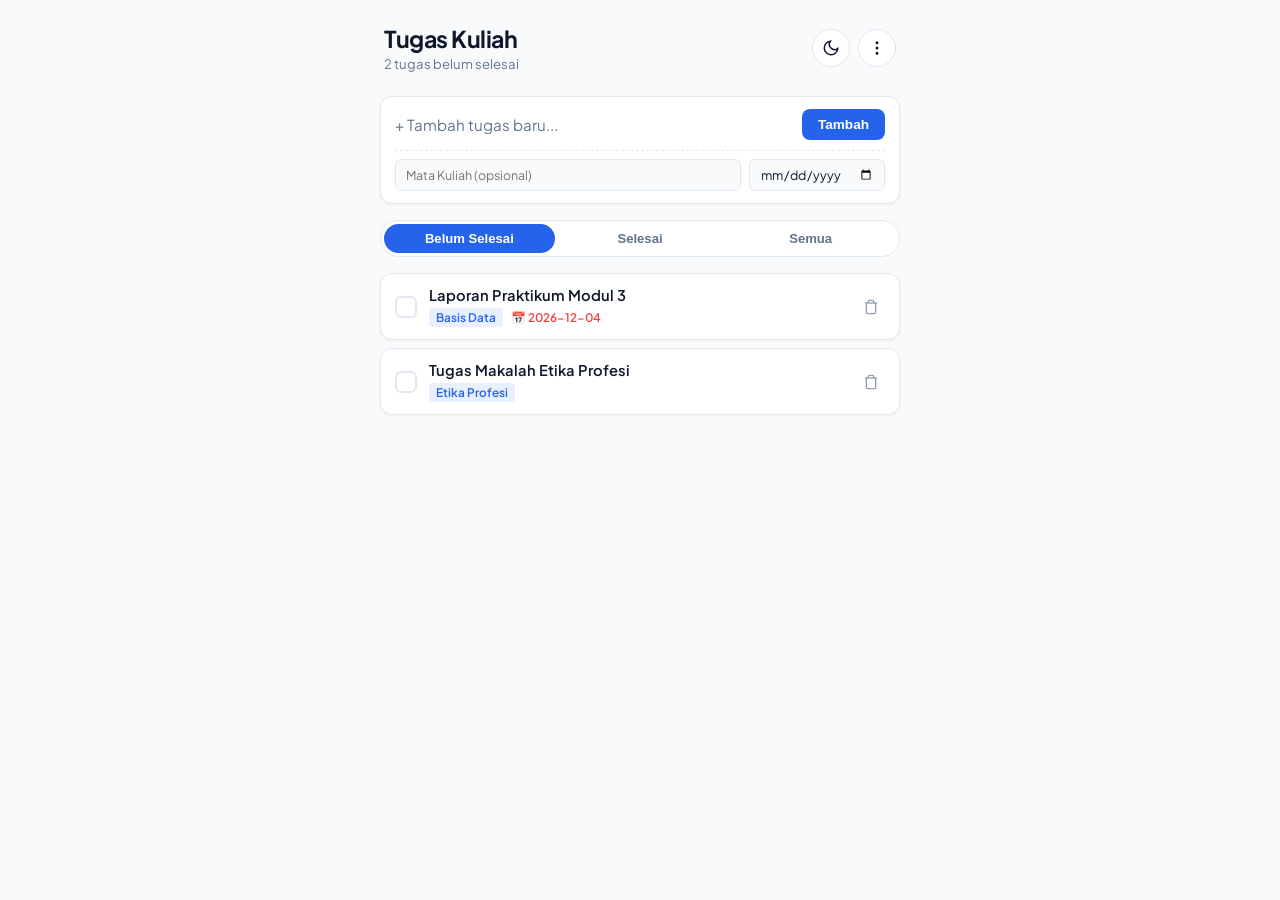
<file: index.html>
<!DOCTYPE html>
<html lang="id">
<head>
  <meta charset="UTF-8">
  <meta name="viewport" content="width=device-width, initial-scale=1.0, maximum-scale=1.0, user-scalable=no, viewport-fit=cover">
  <meta name="theme-color" content="#ffffff">
  <meta name="description" content="Aplikasi Pencatat Tugas Kuliah Simpel & Minimalis">
  <meta name="mobile-web-app-capable" content="yes">
  <meta name="apple-mobile-web-app-capable" content="yes">
  <meta name="apple-mobile-web-app-title" content="TugasKuliah">
  <title>Tugas Kuliah</title>
  
  <link rel="manifest" href="manifest.json">
  <link rel="preconnect" href="https://fonts.googleapis.com">
  <link rel="preconnect" href="https://fonts.gstatic.com" crossorigin>
  <link href="https://fonts.googleapis.com/css2?family=Plus+Jakarta+Sans:wght@400;500;600;700&display=swap" rel="stylesheet">
  <link rel="stylesheet" href="style.css">
  <link rel="icon" type="image/svg+xml" href="icon.svg">
</head>
<body>
  <div class="app">
    <!-- Header Simpel -->
    <header class="header">
      <div class="header-left">
        <h1>Tugas Kuliah</h1>
        <p id="taskCountText">Memuat tugas...</p>
      </div>
      <div class="header-right">
        <button id="themeToggleBtn" class="icon-btn" title="Ganti Tema" aria-label="Ganti Tema">
          <svg class="sun-icon" viewBox="0 0 24 24" fill="none" stroke="currentColor" stroke-width="2"><circle cx="12" cy="12" r="5"></circle><line x1="12" y1="1" x2="12" y2="3"></line><line x1="12" y1="21" x2="12" y2="23"></line><line x1="4.22" y1="4.22" x2="5.64" y2="5.64"></line><line x1="18.36" y1="18.36" x2="19.78" y2="19.78"></line><line x1="1" y1="12" x2="3" y2="12"></line><line x1="21" y1="12" x2="23" y2="12"></line><line x1="4.22" y1="19.78" x2="5.64" y2="18.36"></line><line x1="18.36" y1="5.64" x2="19.78" y2="4.22"></line></svg>
          <svg class="moon-icon" viewBox="0 0 24 24" fill="none" stroke="currentColor" stroke-width="2"><path d="M21 12.79A9 9 0 1 1 11.21 3 7 7 0 0 0 21 12.79z"></path></svg>
        </button>
        <button id="menuBtn" class="icon-btn" title="Menu Cadangan" aria-label="Menu">
          <svg viewBox="0 0 24 24" fill="none" stroke="currentColor" stroke-width="2"><circle cx="12" cy="12" r="1"></circle><circle cx="12" cy="5" r="1"></circle><circle cx="12" cy="19" r="1"></circle></svg>
        </button>
      </div>
    </header>

    <!-- Quick Add Input (Simpel di bagian atas) -->
    <div class="quick-add-card">
      <form id="quickAddForm">
        <div class="quick-add-row">
          <input type="text" id="quickTitleInput" placeholder="+ Tambah tugas baru..." autocomplete="off" required>
          <button type="submit" class="add-submit-btn">Tambah</button>
        </div>
        <div class="quick-add-options">
          <input type="text" id="quickCourseInput" placeholder="Mata Kuliah (opsional)" list="courseList">
          <datalist id="courseList"></datalist>
          <input type="date" id="quickDateInput" title="Batas Waktu">
        </div>
      </form>
    </div>

    <!-- Filter Tab Simpel -->
    <div class="filter-bar">
      <div class="segmented-control" id="filterTabs">
        <button class="seg-btn active" data-filter="aktif">Belum Selesai</button>
        <button class="seg-btn" data-filter="selesai">Selesai</button>
        <button class="seg-btn" data-filter="semua">Semua</button>
      </div>
    </div>

    <!-- Daftar Tugas -->
    <main class="main-content">
      <div id="taskList" class="task-list">
        <!-- Rendered by JavaScript -->
      </div>

      <!-- State Kosong Bersih -->
      <div id="emptyState" class="empty-state" style="display: none;">
        <p id="emptyText">Tidak ada tugas. Bersih & santai! ☕</p>
      </div>
    </main>

    <!-- Modal Menu Ringkas (Backup / Export) -->
    <div id="menuModal" class="modal-backdrop">
      <div class="modal-card">
        <div class="modal-header">
          <h3>Menu & Cadangan</h3>
          <button id="closeMenuBtn" class="close-btn">&times;</button>
        </div>
        <div class="modal-body">
          <button id="exportBtn" class="menu-action-btn">
            💾 Unduh Cadangan Data (JSON)
          </button>
          <label class="menu-action-btn file-upload-label">
            📥 Pulihkan Data dari File
            <input type="file" id="importFileInput" accept=".json" style="display: none;">
          </label>
          <button id="clearAllBtn" class="menu-action-btn danger">
            🗑️ Hapus Semua Tugas
          </button>
        </div>
      </div>
    </div>

    <!-- Toast Notification -->
    <div id="toast" class="toast">Notifikasi</div>
  </div>

  <script src="app.js"></script>
  <script>
    if ('serviceWorker' in navigator) {
      window.addEventListener('load', () => {
        navigator.serviceWorker.register('sw.js')
          .then(reg => console.log('ServiceWorker siap:', reg.scope))
          .catch(err => console.log('ServiceWorker error:', err));
      });
    }
  </script>
</body>
</html>
</file>
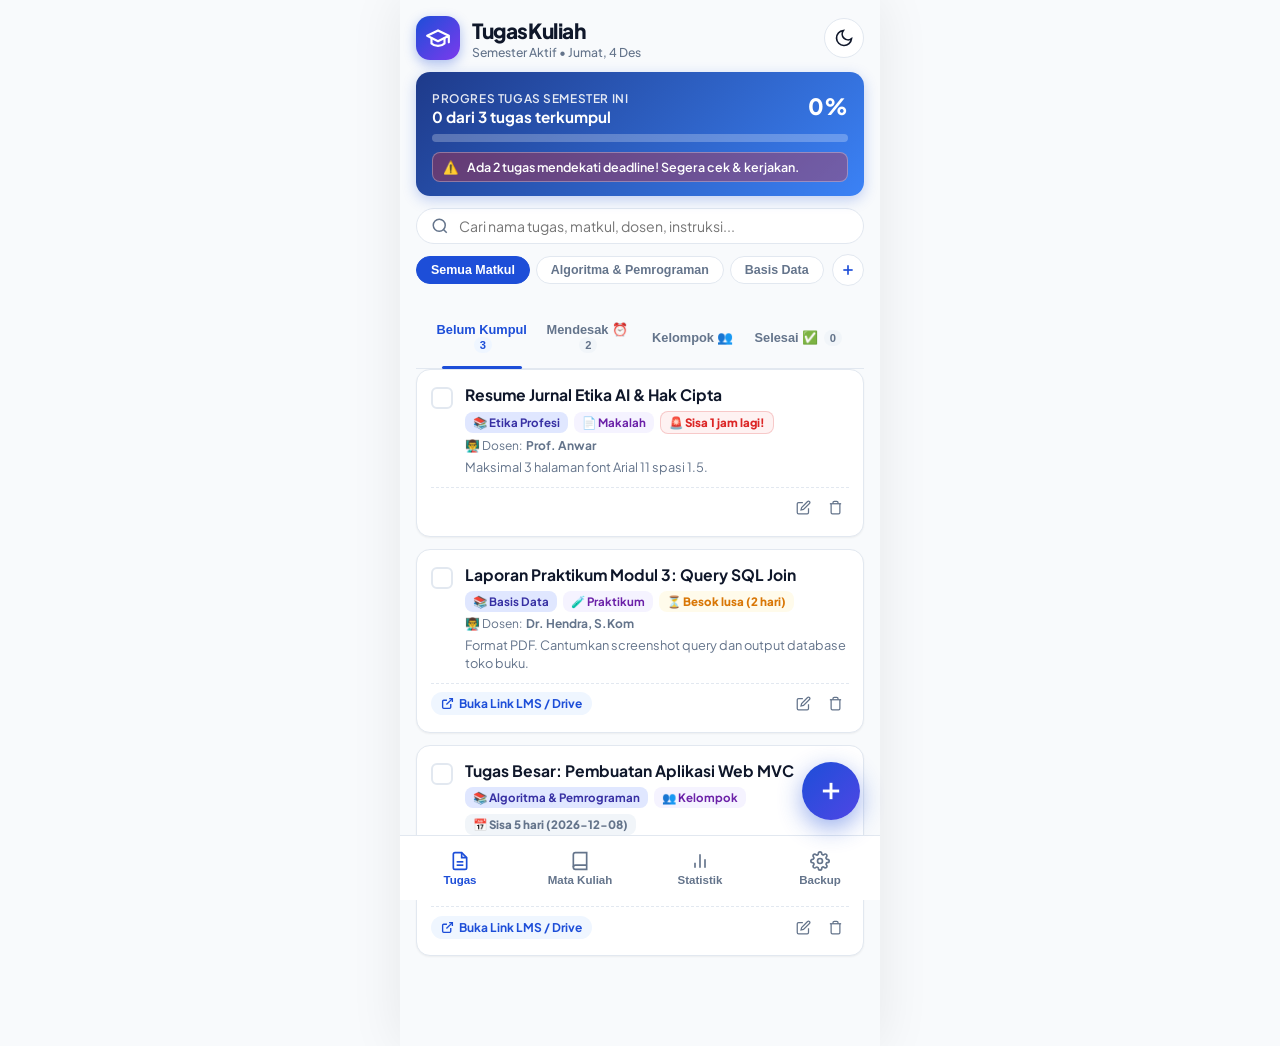
<file: aplikasi-pencatat-tugas/index.html>
<!DOCTYPE html>
<html lang="id">
<head>
  <meta charset="UTF-8">
  <meta name="viewport" content="width=device-width, initial-scale=1.0, maximum-scale=1.0, user-scalable=no, viewport-fit=cover">
  <meta name="theme-color" content="#1e40af">
  <meta name="description" content="Aplikasi Pencatat Tugas Kuliah, Deadline Mata Kuliah & Proyek Mahasiswa">
  <meta name="mobile-web-app-capable" content="yes">
  <meta name="apple-mobile-web-app-capable" content="yes">
  <meta name="apple-mobile-web-app-status-bar-style" content="black-translucent">
  <meta name="apple-mobile-web-app-title" content="TugasKuliah">
  <title>TugasKuliah - Pencatat Tugas & Deadline Mahasiswa</title>
  
  <link rel="manifest" href="manifest.json">
  <link rel="preconnect" href="https://fonts.googleapis.com">
  <link rel="preconnect" href="https://fonts.gstatic.com" crossorigin>
  <link href="https://fonts.googleapis.com/css2?family=Plus+Jakarta+Sans:wght@400;500;600;700;800&display=swap" rel="stylesheet">
  <link rel="stylesheet" href="style.css">
  <link rel="icon" type="image/svg+xml" href="data:image/svg+xml,<svg xmlns='http://www.w3.org/2000/svg' viewBox='0 0 24 24' fill='%231e40af'><path d='M12 3L1 9l11 6 9-4.91V17h2V9L12 3z M5 13.18v4L12 21l7-3.82v-4L12 17l-7-3.82z'/></svg>">
</head>
<body>
  <div class="app-container">
    <!-- Header Aplikasi Mahasiswa -->
    <header class="app-header">
      <div class="header-top">
        <div class="brand">
          <div class="brand-icon">
            <svg viewBox="0 0 24 24" fill="none" stroke="currentColor" stroke-width="2" stroke-linecap="round" stroke-linejoin="round">
              <path d="M22 10v6M2 10l10-5 10 5-10 5z"></path>
              <path d="M6 12v5c3 3 9 3 12 0v-5"></path>
            </svg>
          </div>
          <div>
            <h1 class="brand-title">TugasKuliah</h1>
            <p class="brand-subtitle" id="currentDateText">Semester Aktif • Selasa, 24 Nov</p>
          </div>
        </div>
        <div class="header-actions">
          <button id="themeToggleBtn" class="icon-btn" title="Ganti Mode Gelap/Terang" aria-label="Toggle Theme">
            <svg class="sun-icon" viewBox="0 0 24 24" fill="none" stroke="currentColor" stroke-width="2"><circle cx="12" cy="12" r="5"></circle><line x1="12" y1="1" x2="12" y2="3"></line><line x1="12" y1="21" x2="12" y2="23"></line><line x1="4.22" y1="4.22" x2="5.64" y2="5.64"></line><line x1="18.36" y1="18.36" x2="19.78" y2="19.78"></line><line x1="1" y1="12" x2="3" y2="12"></line><line x1="21" y1="12" x2="23" y2="12"></line><line x1="4.22" y1="19.78" x2="5.64" y2="18.36"></line><line x1="18.36" y1="5.64" x2="19.78" y2="4.22"></line></svg>
            <svg class="moon-icon" viewBox="0 0 24 24" fill="none" stroke="currentColor" stroke-width="2"><path d="M21 12.79A9 9 0 1 1 11.21 3 7 7 0 0 0 21 12.79z"></path></svg>
          </button>
        </div>
      </div>

      <!-- Kartu Ringkasan Beban Tugas & Deadline Mendekat -->
      <div class="progress-card">
        <div class="progress-info">
          <div>
            <span class="progress-label">Progres Tugas Semester Ini</span>
            <div class="progress-count"><span id="doneCount">0</span> dari <span id="totalCount">0</span> tugas terkumpul</div>
          </div>
          <span class="progress-percent" id="progressPercent">0%</span>
        </div>
        <div class="progress-bar-bg">
          <div class="progress-bar-fill" id="progressBarFill" style="width: 0%"></div>
        </div>
        <div class="urgent-banner" id="urgentBanner" style="display: none;">
          <span class="urgent-icon">⚠️</span>
          <span id="urgentText">Ada tugas kuliah yang mendekati deadline!</span>
        </div>
      </div>

      <!-- Search Box -->
      <div class="search-box">
        <svg viewBox="0 0 24 24" fill="none" stroke="currentColor" stroke-width="2">
          <circle cx="11" cy="11" r="8"></circle>
          <line x1="21" y1="21" x2="16.65" y2="16.65"></line>
        </svg>
        <input type="text" id="searchInput" placeholder="Cari nama tugas, matkul, dosen, instruksi..." autocomplete="off">
        <button id="clearSearchBtn" class="clear-search-btn" style="display: none;">&times;</button>
      </div>

      <!-- Filter Mata Kuliah Horizontal Scroll -->
      <div class="course-filter-bar">
        <div class="course-scroll-wrapper">
          <div class="category-chips" id="courseChips">
            <button class="chip active" data-course="semua">Semua Matkul</button>
            <!-- Diisi dinamis oleh JS -->
          </div>
        </div>
        <button id="manageCoursesBtn" class="icon-chip-btn" title="Kelola Mata Kuliah" aria-label="Tambah Mata Kuliah">
          <svg viewBox="0 0 24 24" fill="none" stroke="currentColor" stroke-width="2.5"><line x1="12" y1="5" x2="12" y2="19"></line><line x1="5" y1="12" x2="19" y2="12"></line></svg>
        </button>
      </div>
    </header>

    <!-- Main Content Area -->
    <main class="app-main">
      <!-- Status Tabs -->
      <div class="status-tabs">
        <button class="tab-btn active" data-filter="aktif">
          Belum Kumpul <span class="badge" id="badgeActive">0</span>
        </button>
        <button class="tab-btn" data-filter="mendesak">
          Mendesak ⏰ <span class="badge" id="badgeUrgent">0</span>
        </button>
        <button class="tab-btn" data-filter="kelompok">
          Kelompok 👥
        </button>
        <button class="tab-btn" data-filter="selesai">
          Selesai ✅ <span class="badge" id="badgeDone">0</span>
        </button>
      </div>

      <!-- Task List Container -->
      <div id="taskList" class="task-list">
        <!-- Rendered via JavaScript -->
      </div>

      <!-- Empty State -->
      <div id="emptyState" class="empty-state" style="display: none;">
        <div class="empty-icon">
          <svg viewBox="0 0 24 24" fill="none" stroke="currentColor" stroke-width="1.5">
            <path d="M4 19.5A2.5 2.5 0 0 1 6.5 17H20"></path>
            <path d="M6.5 2H20v20H6.5A2.5 2.5 0 0 1 4 19.5v-15A2.5 2.5 0 0 1 6.5 2z"></path>
          </svg>
        </div>
        <h3 id="emptyTitle">Tidak Ada Tugas Kuliah</h3>
        <p id="emptyDesc">Semua tugas kuliah beres atau belum ada tugas yang dicatat. Nikmati waktu santaimu! ☕</p>
      </div>
    </main>

    <!-- Floating Action Button (FAB) -->
    <button id="openAddModalBtn" class="fab-btn" title="Tambah Tugas Kuliah Baru" aria-label="Tambah Tugas">
      <svg viewBox="0 0 24 24" fill="none" stroke="currentColor" stroke-width="2.5">
        <line x1="12" y1="5" x2="12" y2="19"></line>
        <line x1="5" y1="12" x2="19" y2="12"></line>
      </svg>
    </button>

    <!-- Bottom Navigation Bar Mobile -->
    <nav class="bottom-nav">
      <button class="nav-item active" data-nav="tasks">
        <svg viewBox="0 0 24 24" fill="none" stroke="currentColor" stroke-width="2">
          <path d="M14 2H6a2 2 0 0 0-2 2v16a2 2 0 0 0 2 2h12a2 2 0 0 0 2-2V8z"></path>
          <polyline points="14 2 14 8 20 8"></polyline>
          <line x1="16" y1="13" x2="8" y2="13"></line>
          <line x1="16" y1="17" x2="8" y2="17"></line>
        </svg>
        <span>Tugas</span>
      </button>
      <button class="nav-item" data-nav="matkul">
        <svg viewBox="0 0 24 24" fill="none" stroke="currentColor" stroke-width="2">
          <path d="M4 19.5A2.5 2.5 0 0 1 6.5 17H20"></path>
          <path d="M6.5 2H20v20H6.5A2.5 2.5 0 0 1 4 19.5v-15A2.5 2.5 0 0 1 6.5 2z"></path>
        </svg>
        <span>Mata Kuliah</span>
      </button>
      <button class="nav-item" data-nav="stats">
        <svg viewBox="0 0 24 24" fill="none" stroke="currentColor" stroke-width="2">
          <path d="M18 20V10"></path>
          <path d="M12 20V4"></path>
          <path d="M6 20v-6"></path>
        </svg>
        <span>Statistik</span>
      </button>
      <button class="nav-item" data-nav="settings">
        <svg viewBox="0 0 24 24" fill="none" stroke="currentColor" stroke-width="2">
          <circle cx="12" cy="12" r="3"></circle>
          <path d="M19.4 15a1.65 1.65 0 0 0 .33 1.82l.06.06a2 2 0 0 1 0 2.83 2 2 0 0 1-2.83 0l-.06-.06a1.65 1.65 0 0 0-1.82-.33 1.65 1.65 0 0 0-1 1.51V21a2 2 0 0 1-2 2 2 2 0 0 1-2-2v-.09A1.65 1.65 0 0 0 9 19.4a1.65 1.65 0 0 0-1.82.33l-.06.06a2 2 0 0 1-2.83 0 2 2 0 0 1 0-2.83l.06-.06a1.65 1.65 0 0 0 .33-1.82 1.65 1.65 0 0 0-1.51-1H3a2 2 0 0 1-2-2 2 2 0 0 1 2-2h.09A1.65 1.65 0 0 0 4.6 9a1.65 1.65 0 0 0-.33-1.82l-.06-.06a2 2 0 0 1 0-2.83 2 2 0 0 1 2.83 0l.06.06a1.65 1.65 0 0 0 1.82.33H9a1.65 1.65 0 0 0 1-1.51V3a2 2 0 0 1 2-2 2 2 0 0 1 2 2v.09a1.65 1.65 0 0 0 1 1.51 1.65 1.65 0 0 0 1.82-.33l.06-.06a2 2 0 0 1 2.83 0 2 2 0 0 1 0 2.83l-.06.06a1.65 1.65 0 0 0-.33 1.82V9a1.65 1.65 0 0 0 1.51 1H21a2 2 0 0 1 2 2 2 2 0 0 1-2 2h-.09a1.65 1.65 0 0 0-1.51 1z"></path>
        </svg>
        <span>Backup</span>
      </button>
    </nav>

    <!-- Modal Form Tambah / Edit Tugas Kuliah -->
    <div id="taskModal" class="modal-backdrop">
      <div class="modal-card">
        <div class="modal-header">
          <h2 id="modalTitle">Tambah Tugas Kuliah</h2>
          <button id="closeModalBtn" class="close-btn" aria-label="Tutup">&times;</button>
        </div>
        <form id="taskForm" class="modal-body">
          <input type="hidden" id="editTaskId">
          
          <div class="form-group">
            <label for="taskTitleInput">Judul Tugas Kuliah <span class="required">*</span></label>
            <input type="text" id="taskTitleInput" placeholder="Contoh: Makalah Etika Profesi / Laporan Praktikum Modul 2" required autofocus>
          </div>

          <div class="form-row">
            <div class="form-group flex-1">
              <label for="taskCourseSelect">Mata Kuliah <span class="required">*</span></label>
              <select id="taskCourseSelect" required>
                <!-- Generated by JS -->
              </select>
            </div>

            <div class="form-group flex-1">
              <label for="taskTypeSelect">Jenis Tugas</label>
              <select id="taskTypeSelect">
                <option value="individu">📝 Tugas Individu</option>
                <option value="kelompok">👥 Tugas Kelompok</option>
                <option value="praktikum">🧪 Praktikum / Lab</option>
                <option value="proyek">💻 Proyek / Koding</option>
                <option value="makalah">📄 Makalah / Paper</option>
                <option value="presentasi">📊 Presentasi PPT</option>
                <option value="ujian">🎯 Kuis / UTS / UAS</option>
              </select>
            </div>
          </div>

          <div class="form-row">
            <div class="form-group flex-1">
              <label for="taskDueDateInput">Batas Pengumpulan (Deadline) <span class="required">*</span></label>
              <input type="date" id="taskDueDateInput" required>
            </div>
            <div class="form-group flex-1">
              <label for="taskDueTimeInput">Pukul (Jam Deadline)</label>
              <input type="time" id="taskDueTimeInput" value="23:59">
            </div>
          </div>

          <div class="form-row">
            <div class="form-group flex-1">
              <label for="taskPrioritySelect">Tingkat Urgensi</label>
              <select id="taskPrioritySelect">
                <option value="sedang">🟡 Sedang</option>
                <option value="tinggi">🔴 Sangat Penting (Bobot Besar)</option>
                <option value="rendah">🟢 Santai / Ringan</option>
              </select>
            </div>
            <div class="form-group flex-1">
              <label for="taskLecturerInput">Nama Dosen (Opsional)</label>
              <input type="text" id="taskLecturerInput" placeholder="Contoh: Pak Budi, M.Kom">
            </div>
          </div>

          <div class="form-group">
            <label for="taskLinkInput">Tautan Pengumpulan / LMS Kampus (Opsional)</label>
            <input type="url" id="taskLinkInput" placeholder="https://classroom.google.com/... atau link Drive/LMS">
          </div>

          <div class="form-group">
            <label for="taskNotesInput">Petunjuk Tugas / Catatan Tambahan</label>
            <textarea id="taskNotesInput" rows="3" placeholder="Contoh: Format PDF maks 10MB, Times New Roman 12, cantumkan NIM & Anggota Kelompok..."></textarea>
          </div>

          <div class="modal-actions">
            <button type="button" id="cancelModalBtn" class="btn btn-secondary">Batal</button>
            <button type="submit" class="btn btn-primary" id="saveTaskBtn">Simpan Tugas</button>
          </div>
        </form>
      </div>
    </div>

    <!-- Modal Kelola Mata Kuliah -->
    <div id="courseModal" class="modal-backdrop">
      <div class="modal-card">
        <div class="modal-header">
          <h2>📚 Kelola Mata Kuliah</h2>
          <button class="close-course-btn close-btn">&times;</button>
        </div>
        <div class="modal-body">
          <form id="addCourseForm" class="add-course-row">
            <input type="text" id="newCourseName" placeholder="Nama Mata Kuliah Baru..." required>
            <button type="submit" class="btn btn-primary btn-sm">+ Tambah</button>
          </form>

          <h3 class="section-title">Daftar Mata Kuliah Semester Ini:</h3>
          <div id="courseManagerList" class="course-manager-list">
            <!-- Rendered by JS -->
          </div>
        </div>
      </div>
    </div>

    <!-- Modal View: Statistik Akademik -->
    <div id="statsModal" class="modal-backdrop">
      <div class="modal-card">
        <div class="modal-header">
          <h2>📊 Statistik Tugas Kuliah</h2>
          <button class="close-stats-btn close-btn">&times;</button>
        </div>
        <div class="modal-body stats-body">
          <div class="stats-grid">
            <div class="stat-card">
              <div class="stat-number text-blue" id="statTotal">0</div>
              <div class="stat-title">Total Tugas Kuliah</div>
            </div>
            <div class="stat-card">
              <div class="stat-number text-green" id="statCompleted">0</div>
              <div class="stat-title">Sudah Terkumpul</div>
            </div>
            <div class="stat-card">
              <div class="stat-number text-orange" id="statPending">0</div>
              <div class="stat-title">Masih Dikerjakan</div>
            </div>
            <div class="stat-card">
              <div class="stat-number text-red" id="statOverdue">0</div>
              <div class="stat-title">Lewat Deadline</div>
            </div>
          </div>

          <h3 class="section-title">Beban Tugas per Mata Kuliah</h3>
          <div id="courseStatsList" class="category-stats-list">
            <!-- Rendered by JS -->
          </div>
        </div>
      </div>
    </div>

    <!-- Modal View: Backup & Pengaturan -->
    <div id="settingsModal" class="modal-backdrop">
      <div class="modal-card">
        <div class="modal-header">
          <h2>⚙️ Backup Data Kuliah</h2>
          <button class="close-settings-btn close-btn">&times;</button>
        </div>
        <div class="modal-body">
          <div class="setting-item">
            <div class="setting-text">
              <h4>Cadangkan Data (Backup JSON)</h4>
              <p>Simpan data tugas dan daftar matkul ke file lokal agar tidak hilang.</p>
            </div>
            <button id="exportBtn" class="btn btn-outline">Unduh Backup</button>
          </div>

          <div class="setting-item">
            <div class="setting-text">
              <h4>Pulihkan Data (Restore)</h4>
              <p>Muat kembali data tugas dari file backup sebelumnya.</p>
            </div>
            <label class="btn btn-outline file-label">
              Pilih File
              <input type="file" id="importFileInput" accept=".json" style="display: none;">
            </label>
          </div>

          <div class="setting-item danger-zone">
            <div class="setting-text">
              <h4>Reset Semester Baru</h4>
              <p>Hapus semua data tugas kuliah yang tersimpan untuk memulai semester baru.</p>
            </div>
            <button id="clearAllBtn" class="btn btn-danger">Hapus Semua</button>
          </div>

          <div class="pwa-install-section" id="pwaInstallCard" style="display: none;">
            <div class="setting-text">
              <h4>📱 Install ke HP Android</h4>
              <p>Gunakan TugasKuliah layaknya aplikasi APK tanpa buka browser setiap saat.</p>
            </div>
            <button id="installAppBtn" class="btn btn-primary">Install Sekarang</button>
          </div>
        </div>
      </div>
    </div>

    <!-- Toast Notification Popup -->
    <div id="toast" class="toast">Notifikasi</div>
  </div>

  <script src="app.js"></script>
  <script>
    if ('serviceWorker' in navigator) {
      window.addEventListener('load', () => {
        navigator.serviceWorker.register('sw.js')
          .then(reg => console.log('TugasKuliah ServiceWorker aktif:', reg.scope))
          .catch(err => console.log('ServiceWorker error:', err));
      });
    }
  </script>
</body>
</html>
</file>
<file: style.css>
/* ========================================================
   TugasKuliah - Desain Simpel, Bersih & Minimalis
   ======================================================== */

:root {
  --primary: #2563eb;
  --bg-page: #f8fafc;
  --bg-card: #ffffff;
  --border: #e2e8f0;
  --text-main: #0f172a;
  --text-muted: #64748b;
  --danger: #ef4444;
  --radius: 12px;
  --shadow: 0 1px 3px 0 rgba(0, 0, 0, 0.05);
  --max-width: 520px;
}

[data-theme="dark"] {
  --primary: #3b82f6;
  --bg-page: #0f172a;
  --bg-card: #1e293b;
  --border: #334155;
  --text-main: #f8fafc;
  --text-muted: #94a3b8;
  --danger: #f87171;
  --shadow: 0 1px 3px 0 rgba(0, 0, 0, 0.4);
}

* {
  box-sizing: border-box;
  margin: 0;
  padding: 0;
  -webkit-tap-highlight-color: transparent;
}

body {
  font-family: 'Plus Jakarta Sans', -apple-system, BlinkMacSystemFont, "Segoe UI", Roboto, sans-serif;
  background-color: var(--bg-page);
  color: var(--text-main);
  min-height: 100vh;
  display: flex;
  justify-content: center;
  transition: background-color 0.2s, color 0.2s;
  padding: 16px 12px;
}

.app {
  width: 100%;
  max-width: var(--max-width);
  display: flex;
  flex-direction: column;
  gap: 16px;
}

/* Header Simpel */
.header {
  display: flex;
  justify-content: space-between;
  align-items: center;
  padding: 8px 4px;
}

.header-left h1 {
  font-size: 1.45rem;
  font-weight: 700;
  letter-spacing: -0.02em;
}

.header-left p {
  font-size: 0.82rem;
  color: var(--text-muted);
  margin-top: 2px;
}

.header-right {
  display: flex;
  gap: 8px;
}

.icon-btn {
  background: var(--bg-card);
  border: 1px solid var(--border);
  color: var(--text-main);
  width: 38px;
  height: 38px;
  border-radius: 50%;
  display: flex;
  align-items: center;
  justify-content: center;
  cursor: pointer;
  transition: all 0.15s;
}

.icon-btn:hover {
  background: var(--border);
}

.icon-btn svg {
  width: 18px;
  height: 18px;
}

[data-theme="dark"] .sun-icon { display: block; }
[data-theme="dark"] .moon-icon { display: none; }
:root:not([data-theme="dark"]) .sun-icon { display: none; }
:root:not([data-theme="dark"]) .moon-icon { display: block; }

/* Quick Add Box */
.quick-add-card {
  background: var(--bg-card);
  border: 1px solid var(--border);
  border-radius: var(--radius);
  padding: 12px 14px;
  box-shadow: var(--shadow);
}

.quick-add-row {
  display: flex;
  gap: 8px;
  align-items: center;
}

.quick-add-row input {
  flex: 1;
  border: none;
  background: transparent;
  color: var(--text-main);
  font-size: 0.95rem;
  font-family: inherit;
  outline: none;
}

.quick-add-row input::placeholder {
  color: var(--text-muted);
}

.add-submit-btn {
  background: var(--primary);
  color: #ffffff;
  border: none;
  padding: 8px 16px;
  border-radius: 8px;
  font-size: 0.85rem;
  font-weight: 600;
  cursor: pointer;
  transition: opacity 0.15s;
}

.add-submit-btn:hover {
  opacity: 0.9;
}

.quick-add-options {
  display: flex;
  gap: 8px;
  margin-top: 10px;
  padding-top: 8px;
  border-top: 1px dashed var(--border);
}

.quick-add-options input {
  font-family: inherit;
  font-size: 0.78rem;
  padding: 6px 10px;
  border-radius: 6px;
  border: 1px solid var(--border);
  background: var(--bg-page);
  color: var(--text-main);
  outline: none;
}

.quick-add-options input:first-child {
  flex: 1;
}

/* Filter Tab Segmen */
.filter-bar {
  display: flex;
  justify-content: center;
}

.segmented-control {
  display: flex;
  background: var(--bg-card);
  border: 1px solid var(--border);
  border-radius: 20px;
  padding: 3px;
  width: 100%;
}

.seg-btn {
  flex: 1;
  background: transparent;
  border: none;
  color: var(--text-muted);
  padding: 7px 12px;
  border-radius: 16px;
  font-size: 0.82rem;
  font-weight: 600;
  cursor: pointer;
  transition: all 0.2s;
  text-align: center;
}

.seg-btn.active {
  background: var(--primary);
  color: #ffffff;
}

/* Daftar Tugas */
.main-content {
  flex: 1;
}

.task-list {
  display: flex;
  flex-direction: column;
  gap: 8px;
}

.task-item {
  background: var(--bg-card);
  border: 1px solid var(--border);
  border-radius: var(--radius);
  padding: 12px 14px;
  display: flex;
  align-items: center;
  gap: 12px;
  box-shadow: var(--shadow);
  transition: opacity 0.2s;
}

.task-item.completed {
  opacity: 0.5;
}

/* Checkbox Bulat Sederhana */
.task-check {
  width: 22px;
  height: 22px;
  border-radius: 6px;
  border: 2px solid var(--border);
  cursor: pointer;
  display: flex;
  align-items: center;
  justify-content: center;
  flex-shrink: 0;
  transition: all 0.15s;
}

.task-item.completed .task-check {
  background: #10b981;
  border-color: #10b981;
}

.task-check svg {
  display: none;
  width: 14px;
  height: 14px;
  stroke: #ffffff;
}

.task-item.completed .task-check svg {
  display: block;
}

/* Teks Tugas */
.task-info {
  flex: 1;
  min-width: 0;
}

.task-title {
  font-size: 0.92rem;
  font-weight: 600;
  color: var(--text-main);
  word-break: break-word;
}

.task-item.completed .task-title {
  text-decoration: line-through;
  color: var(--text-muted);
}

.task-sub {
  display: flex;
  align-items: center;
  gap: 8px;
  margin-top: 4px;
  font-size: 0.74rem;
  color: var(--text-muted);
}

.course-tag {
  background: rgba(37, 99, 235, 0.1);
  color: var(--primary);
  padding: 2px 7px;
  border-radius: 4px;
  font-weight: 600;
}

.date-tag.urgent {
  color: var(--danger);
  font-weight: 600;
}

.del-btn {
  background: transparent;
  border: none;
  color: var(--text-muted);
  cursor: pointer;
  padding: 6px;
  border-radius: 6px;
  display: flex;
  align-items: center;
  justify-content: center;
  opacity: 0.7;
  transition: all 0.15s;
}

.del-btn:hover {
  color: var(--danger);
  opacity: 1;
}

.del-btn svg {
  width: 16px;
  height: 16px;
}

/* Empty State */
.empty-state {
  text-align: center;
  padding: 40px 20px;
  color: var(--text-muted);
  font-size: 0.88rem;
}

/* Modal Cadangan Ringkas */
.modal-backdrop {
  position: fixed;
  inset: 0;
  background: rgba(0, 0, 0, 0.4);
  display: flex;
  align-items: center;
  justify-content: center;
  padding: 16px;
  opacity: 0;
  pointer-events: none;
  transition: opacity 0.2s;
  z-index: 100;
}

.modal-backdrop.open {
  opacity: 1;
  pointer-events: auto;
}

.modal-card {
  width: 100%;
  max-width: 360px;
  background: var(--bg-card);
  border-radius: var(--radius);
  padding: 18px;
  box-shadow: 0 10px 25px rgba(0, 0, 0, 0.2);
}

.modal-header {
  display: flex;
  justify-content: space-between;
  align-items: center;
  margin-bottom: 14px;
}

.modal-header h3 {
  font-size: 1rem;
  font-weight: 700;
}

.close-btn {
  background: transparent;
  border: none;
  font-size: 1.4rem;
  color: var(--text-muted);
  cursor: pointer;
}

.modal-body {
  display: flex;
  flex-direction: column;
  gap: 10px;
}

.menu-action-btn {
  width: 100%;
  padding: 10px;
  border-radius: 8px;
  border: 1px solid var(--border);
  background: var(--bg-page);
  color: var(--text-main);
  font-size: 0.85rem;
  font-weight: 600;
  text-align: center;
  cursor: pointer;
  transition: background 0.15s;
}

.menu-action-btn:hover {
  background: var(--border);
}

.menu-action-btn.danger {
  color: var(--danger);
  border-color: rgba(239, 68, 68, 0.3);
}

.file-upload-label {
  display: block;
}

/* Toast */
.toast {
  position: fixed;
  bottom: 24px;
  left: 50%;
  transform: translateX(-50%) translateY(20px);
  background: #0f172a;
  color: #ffffff;
  padding: 8px 16px;
  border-radius: 20px;
  font-size: 0.82rem;
  opacity: 0;
  pointer-events: none;
  transition: all 0.25s;
  z-index: 200;
}

.toast.show {
  transform: translateX(-50%) translateY(0);
  opacity: 1;
}
</file>
<file: aplikasi-pencatat-tugas/style.css>
/* ========================================================
   TugasKuliah - Modern Academic Mobile-First Stylesheet
   ======================================================== */

:root {
  --primary: #1d4ed8;
  --primary-hover: #1e40af;
  --primary-light: #eff6ff;
  --primary-dark: #172554;
  
  --accent: #8b5cf6;
  --accent-light: #f5f3ff;
  
  --bg-page: #f8fafc;
  --bg-card: #ffffff;
  --bg-card-subtle: #f1f5f9;
  
  --text-main: #0f172a;
  --text-muted: #64748b;
  --text-inverse: #ffffff;
  
  --border: #e2e8f0;
  --border-focus: #3b82f6;
  
  --danger: #dc2626;
  --danger-light: #fef2f2;
  --warning: #d97706;
  --warning-light: #fffbeb;
  --success: #059669;
  --success-light: #ecfdf5;
  
  --shadow-sm: 0 1px 2px 0 rgb(0 0 0 / 0.05);
  --shadow-md: 0 4px 6px -1px rgb(0 0 0 / 0.1), 0 2px 4px -2px rgb(0 0 0 / 0.1);
  --shadow-lg: 0 10px 15px -3px rgb(0 0 0 / 0.1), 0 4px 6px -4px rgb(0 0 0 / 0.1);
  --radius-sm: 8px;
  --radius-md: 14px;
  --radius-lg: 20px;
  --radius-full: 9999px;
  
  --app-max-width: 480px;
}

[data-theme="dark"] {
  --primary: #3b82f6;
  --primary-hover: #60a5fa;
  --primary-light: #1e293b;
  --primary-dark: #2563eb;
  
  --accent: #a78bfa;
  --accent-light: #2e1065;
  
  --bg-page: #0a0f1d;
  --bg-card: #141c2e;
  --bg-card-subtle: #1e293b;
  
  --text-main: #f8fafc;
  --text-muted: #94a3b8;
  --text-inverse: #0f172a;
  
  --border: #1e293b;
  --border-focus: #60a5fa;
  
  --danger: #f87171;
  --danger-light: #450a0a;
  --warning: #fbbf24;
  --warning-light: #451a03;
  --success: #34d399;
  --success-light: #064e3b;
  
  --shadow-sm: 0 1px 2px 0 rgb(0 0 0 / 0.5);
  --shadow-md: 0 4px 6px -1px rgb(0 0 0 / 0.6);
  --shadow-lg: 0 10px 15px -3px rgb(0 0 0 / 0.7);
}

* {
  box-sizing: border-box;
  margin: 0;
  padding: 0;
  -webkit-tap-highlight-color: transparent;
}

body {
  font-family: 'Plus Jakarta Sans', -apple-system, BlinkMacSystemFont, "Segoe UI", Roboto, sans-serif;
  background-color: var(--bg-page);
  color: var(--text-main);
  min-height: 100vh;
  display: flex;
  justify-content: center;
  overflow-x: hidden;
  transition: background-color 0.25s ease, color 0.25s ease;
}

/* Container utama berorientasi mobile app */
.app-container {
  width: 100%;
  max-width: var(--app-max-width);
  min-height: 100vh;
  background-color: var(--bg-page);
  display: flex;
  flex-direction: column;
  position: relative;
  box-shadow: 0 0 50px rgba(0, 0, 0, 0.08);
}

/* ================= Header ================= */
.app-header {
  padding: 16px 16px 8px 16px;
  background-color: var(--bg-page);
  position: sticky;
  top: 0;
  z-index: 20;
}

.header-top {
  display: flex;
  align-items: center;
  justify-content: space-between;
  margin-bottom: 12px;
}

.brand {
  display: flex;
  align-items: center;
  gap: 12px;
}

.brand-icon {
  width: 44px;
  height: 44px;
  border-radius: var(--radius-md);
  background: linear-gradient(135deg, #1d4ed8, #7c3aed);
  color: #fff;
  display: flex;
  align-items: center;
  justify-content: center;
  box-shadow: 0 4px 12px rgba(29, 78, 216, 0.35);
}

.brand-icon svg {
  width: 26px;
  height: 26px;
}

.brand-title {
  font-size: 1.3rem;
  font-weight: 800;
  letter-spacing: -0.02em;
  color: var(--text-main);
}

.brand-subtitle {
  font-size: 0.76rem;
  color: var(--text-muted);
  font-weight: 500;
}

.icon-btn {
  background: var(--bg-card);
  border: 1px solid var(--border);
  color: var(--text-main);
  width: 40px;
  height: 40px;
  border-radius: var(--radius-full);
  display: flex;
  align-items: center;
  justify-content: center;
  cursor: pointer;
  transition: all 0.2s ease;
}

.icon-btn:hover {
  background-color: var(--bg-card-subtle);
  transform: scale(1.05);
}

.icon-btn svg {
  width: 20px;
  height: 20px;
}

[data-theme="dark"] .sun-icon { display: block; }
[data-theme="dark"] .moon-icon { display: none; }
:root:not([data-theme="dark"]) .sun-icon { display: none; }
:root:not([data-theme="dark"]) .moon-icon { display: block; }

/* Progress Card Mahasiswa */
.progress-card {
  background: linear-gradient(135deg, #1e3a8a, #3b82f6);
  color: #ffffff;
  border-radius: var(--radius-md);
  padding: 14px 16px;
  margin-bottom: 12px;
  box-shadow: 0 4px 14px rgba(29, 78, 216, 0.25);
  position: relative;
  overflow: hidden;
}

.progress-info {
  display: flex;
  justify-content: space-between;
  align-items: center;
  margin-bottom: 8px;
}

.progress-label {
  font-size: 0.74rem;
  text-transform: uppercase;
  letter-spacing: 0.05em;
  opacity: 0.88;
  font-weight: 600;
}

.progress-count {
  font-size: 0.95rem;
  font-weight: 700;
}

.progress-percent {
  font-size: 1.4rem;
  font-weight: 800;
}

.progress-bar-bg {
  width: 100%;
  height: 8px;
  background: rgba(255, 255, 255, 0.25);
  border-radius: var(--radius-full);
  overflow: hidden;
}

.progress-bar-fill {
  height: 100%;
  background: #ffffff;
  border-radius: var(--radius-full);
  transition: width 0.4s cubic-bezier(0.4, 0, 0.2, 1);
}

.urgent-banner {
  margin-top: 10px;
  padding: 6px 10px;
  background: rgba(220, 38, 38, 0.35);
  border: 1px solid rgba(255, 255, 255, 0.3);
  border-radius: var(--radius-sm);
  display: flex;
  align-items: center;
  gap: 8px;
  font-size: 0.78rem;
  font-weight: 600;
}

/* Search Box */
.search-box {
  display: flex;
  align-items: center;
  background-color: var(--bg-card);
  border: 1px solid var(--border);
  border-radius: var(--radius-full);
  padding: 8px 14px;
  margin-bottom: 10px;
  gap: 10px;
  transition: border-color 0.2s ease, box-shadow 0.2s ease;
}

.search-box:focus-within {
  border-color: var(--border-focus);
  box-shadow: 0 0 0 3px rgba(59, 130, 246, 0.15);
}

.search-box svg {
  width: 18px;
  height: 18px;
  color: var(--text-muted);
}

.search-box input {
  flex: 1;
  border: none;
  background: transparent;
  color: var(--text-main);
  font-size: 0.88rem;
  font-family: inherit;
  outline: none;
}

.clear-search-btn {
  background: none;
  border: none;
  color: var(--text-muted);
  font-size: 1.2rem;
  cursor: pointer;
}

/* Course Filter Bar */
.course-filter-bar {
  display: flex;
  align-items: center;
  gap: 8px;
}

.course-scroll-wrapper {
  flex: 1;
  overflow-x: auto;
  scrollbar-width: none;
  -ms-overflow-style: none;
}

.course-scroll-wrapper::-webkit-scrollbar {
  display: none;
}

.category-chips {
  display: flex;
  gap: 6px;
  white-space: nowrap;
}

.chip {
  padding: 6px 14px;
  border-radius: var(--radius-full);
  font-size: 0.78rem;
  font-weight: 600;
  background: var(--bg-card);
  border: 1px solid var(--border);
  color: var(--text-muted);
  cursor: pointer;
  transition: all 0.2s ease;
}

.chip.active {
  background: var(--primary);
  border-color: var(--primary);
  color: #ffffff;
}

.icon-chip-btn {
  background: var(--bg-card);
  border: 1px solid var(--border);
  color: var(--primary);
  width: 32px;
  height: 32px;
  border-radius: var(--radius-full);
  display: flex;
  align-items: center;
  justify-content: center;
  cursor: pointer;
  flex-shrink: 0;
  transition: all 0.2s ease;
}

.icon-chip-btn:hover {
  background: var(--primary-light);
}

.icon-chip-btn svg {
  width: 16px;
  height: 16px;
}

/* Status Tabs */
.status-tabs {
  display: flex;
  gap: 6px;
  padding: 8px 16px;
  border-bottom: 1px solid var(--border);
  background: var(--bg-page);
  position: sticky;
  top: 240px;
  z-index: 10;
}

.tab-btn {
  flex: 1;
  background: transparent;
  border: none;
  padding: 8px 2px;
  font-size: 0.8rem;
  font-weight: 600;
  color: var(--text-muted);
  cursor: pointer;
  position: relative;
  text-align: center;
  transition: color 0.2s ease;
}

.tab-btn.active {
  color: var(--primary);
}

.tab-btn.active::after {
  content: '';
  position: absolute;
  bottom: -9px;
  left: 10%;
  width: 80%;
  height: 3px;
  background: var(--primary);
  border-radius: var(--radius-full);
}

.tab-btn .badge {
  background: var(--bg-card-subtle);
  color: var(--text-muted);
  font-size: 0.7rem;
  padding: 2px 6px;
  border-radius: var(--radius-full);
  margin-left: 2px;
}

.tab-btn.active .badge {
  background: var(--primary-light);
  color: var(--primary);
}

/* ================= Task Cards ================= */
.app-main {
  flex: 1;
  padding: 12px 16px 90px 16px;
}

.task-list {
  display: flex;
  flex-direction: column;
  gap: 12px;
}

.task-item {
  background: var(--bg-card);
  border: 1px solid var(--border);
  border-radius: var(--radius-md);
  padding: 14px;
  display: flex;
  flex-direction: column;
  gap: 10px;
  box-shadow: var(--shadow-sm);
  transition: transform 0.2s ease, box-shadow 0.2s ease, opacity 0.2s ease;
  position: relative;
}

.task-item:hover {
  transform: translateY(-1px);
  box-shadow: var(--shadow-md);
}

.task-item.completed {
  opacity: 0.65;
  background: var(--bg-card-subtle);
}

.task-top-row {
  display: flex;
  align-items: flex-start;
  gap: 12px;
}

/* Custom Checkbox */
.task-checkbox-wrap {
  position: relative;
  width: 22px;
  height: 22px;
  margin-top: 3px;
  flex-shrink: 0;
}

.task-checkbox {
  opacity: 0;
  position: absolute;
  width: 100%;
  height: 100%;
  cursor: pointer;
  z-index: 2;
}

.checkbox-custom {
  position: absolute;
  top: 0;
  left: 0;
  width: 22px;
  height: 22px;
  border-radius: 6px;
  border: 2px solid var(--border);
  background: var(--bg-card);
  display: flex;
  align-items: center;
  justify-content: center;
  transition: all 0.2s ease;
}

.task-checkbox:checked + .checkbox-custom {
  background: var(--success);
  border-color: var(--success);
}

.checkbox-custom svg {
  width: 14px;
  height: 14px;
  stroke: #ffffff;
  display: none;
}

.task-checkbox:checked + .checkbox-custom svg {
  display: block;
}

/* Task Details */
.task-body {
  flex: 1;
  min-width: 0;
}

.task-title {
  font-size: 0.98rem;
  font-weight: 700;
  color: var(--text-main);
  line-height: 1.35;
  word-break: break-word;
}

.task-item.completed .task-title {
  text-decoration: line-through;
  color: var(--text-muted);
}

.task-notes {
  font-size: 0.8rem;
  color: var(--text-muted);
  margin-top: 5px;
  line-height: 1.45;
  white-space: pre-line;
  word-break: break-word;
}

.task-lecturer-info {
  font-size: 0.75rem;
  color: var(--text-muted);
  margin-top: 4px;
  display: flex;
  align-items: center;
  gap: 4px;
}

/* Meta Badges */
.task-meta {
  display: flex;
  flex-wrap: wrap;
  gap: 6px;
  align-items: center;
}

.task-badge {
  font-size: 0.72rem;
  font-weight: 700;
  padding: 3px 8px;
  border-radius: var(--radius-sm);
  display: inline-flex;
  align-items: center;
  gap: 4px;
}

.badge-course {
  background: #e0e7ff;
  color: #3730a3;
}
[data-theme="dark"] .badge-course {
  background: #312e81;
  color: #c7d2fe;
}

.badge-type {
  background: var(--accent-light);
  color: #6b21a8;
}
[data-theme="dark"] .badge-type {
  background: #3b0764;
  color: #e9d5ff;
}

.badge-countdown {
  font-weight: 800;
  padding: 3px 8px;
  border-radius: var(--radius-sm);
}

.badge-countdown.danger {
  background: var(--danger-light);
  color: var(--danger);
  border: 1px solid rgba(220, 38, 38, 0.2);
}

.badge-countdown.warning {
  background: var(--warning-light);
  color: var(--warning);
}

.badge-countdown.normal {
  background: var(--bg-card-subtle);
  color: var(--text-muted);
}

/* Link Button & Actions Row */
.task-footer {
  display: flex;
  align-items: center;
  justify-content: space-between;
  padding-top: 6px;
  border-top: 1px dashed var(--border);
}

.lms-link-btn {
  display: inline-flex;
  align-items: center;
  gap: 5px;
  font-size: 0.75rem;
  font-weight: 700;
  color: var(--primary);
  text-decoration: none;
  background: var(--primary-light);
  padding: 4px 10px;
  border-radius: var(--radius-full);
  transition: all 0.2s ease;
}

.lms-link-btn:hover {
  background: var(--primary);
  color: #ffffff;
}

.lms-link-btn svg {
  width: 13px;
  height: 13px;
}

.task-actions {
  display: flex;
  gap: 4px;
  margin-left: auto;
}

.action-btn {
  background: transparent;
  border: none;
  color: var(--text-muted);
  width: 28px;
  height: 28px;
  border-radius: var(--radius-sm);
  display: flex;
  align-items: center;
  justify-content: center;
  cursor: pointer;
  transition: all 0.2s ease;
}

.action-btn:hover {
  background: var(--bg-card-subtle);
  color: var(--text-main);
}

.action-btn.delete-btn:hover {
  background: var(--danger-light);
  color: var(--danger);
}

/* Empty State */
.empty-state {
  text-align: center;
  padding: 50px 20px;
}

.empty-icon {
  width: 72px;
  height: 72px;
  background: var(--primary-light);
  color: var(--primary);
  border-radius: var(--radius-full);
  display: flex;
  align-items: center;
  justify-content: center;
  margin: 0 auto 16px auto;
}

.empty-icon svg {
  width: 36px;
  height: 36px;
}

.empty-state h3 {
  font-size: 1.15rem;
  font-weight: 700;
  margin-bottom: 6px;
}

.empty-state p {
  font-size: 0.85rem;
  color: var(--text-muted);
  max-width: 280px;
  margin: 0 auto;
}

/* Floating Action Button (FAB) */
.fab-btn {
  position: fixed;
  bottom: 80px;
  right: calc(50% - (var(--app-max-width) / 2) + 20px);
  width: 58px;
  height: 58px;
  border-radius: var(--radius-full);
  background: linear-gradient(135deg, #1d4ed8, #4f46e5);
  color: #ffffff;
  border: none;
  box-shadow: 0 8px 24px rgba(29, 78, 216, 0.45);
  display: flex;
  align-items: center;
  justify-content: center;
  cursor: pointer;
  z-index: 30;
  transition: transform 0.2s ease, box-shadow 0.2s ease;
}

@media (max-width: 480px) {
  .fab-btn {
    right: 20px;
  }
}

.fab-btn:hover {
  transform: scale(1.08);
  box-shadow: 0 10px 28px rgba(29, 78, 216, 0.55);
}

.fab-btn svg {
  width: 28px;
  height: 28px;
}

/* Bottom Navigation */
.bottom-nav {
  position: fixed;
  bottom: 0;
  width: 100%;
  max-width: var(--app-max-width);
  height: 65px;
  background: var(--bg-card);
  border-top: 1px solid var(--border);
  display: flex;
  align-items: center;
  justify-content: space-around;
  z-index: 25;
  padding-bottom: env(safe-area-inset-bottom, 0);
}

.nav-item {
  background: transparent;
  border: none;
  color: var(--text-muted);
  display: flex;
  flex-direction: column;
  align-items: center;
  justify-content: center;
  gap: 3px;
  font-size: 0.72rem;
  font-weight: 600;
  cursor: pointer;
  width: 25%;
  height: 100%;
  transition: color 0.2s ease;
}

.nav-item svg {
  width: 20px;
  height: 20px;
}

.nav-item.active {
  color: var(--primary);
}

/* ================= Modal ================= */
.modal-backdrop {
  position: fixed;
  inset: 0;
  background: rgba(0, 0, 0, 0.5);
  backdrop-filter: blur(4px);
  display: flex;
  align-items: flex-end;
  justify-content: center;
  z-index: 100;
  opacity: 0;
  pointer-events: none;
  transition: opacity 0.25s ease;
}

.modal-backdrop.open {
  opacity: 1;
  pointer-events: auto;
}

.modal-card {
  width: 100%;
  max-width: var(--app-max-width);
  background: var(--bg-card);
  border-radius: var(--radius-lg) var(--radius-lg) 0 0;
  max-height: 90vh;
  overflow-y: auto;
  box-shadow: var(--shadow-lg);
  transform: translateY(100%);
  transition: transform 0.3s cubic-bezier(0.16, 1, 0.3, 1);
  display: flex;
  flex-direction: column;
}

.modal-backdrop.open .modal-card {
  transform: translateY(0);
}

.modal-header {
  padding: 16px 20px;
  border-bottom: 1px solid var(--border);
  display: flex;
  align-items: center;
  justify-content: space-between;
}

.modal-header h2 {
  font-size: 1.15rem;
  font-weight: 700;
}

.close-btn {
  background: transparent;
  border: none;
  font-size: 1.6rem;
  color: var(--text-muted);
  cursor: pointer;
  line-height: 1;
}

.modal-body {
  padding: 18px 20px;
  display: flex;
  flex-direction: column;
  gap: 14px;
}

/* Form Styles */
.form-group {
  display: flex;
  flex-direction: column;
  gap: 5px;
}

.form-group label {
  font-size: 0.8rem;
  font-weight: 700;
  color: var(--text-main);
}

.form-group label .required {
  color: var(--danger);
}

.form-group input,
.form-group textarea,
.form-group select {
  font-family: inherit;
  font-size: 0.88rem;
  padding: 10px 12px;
  border-radius: var(--radius-sm);
  border: 1px solid var(--border);
  background: var(--bg-card-subtle);
  color: var(--text-main);
  outline: none;
  transition: border-color 0.2s ease;
}

.form-group input:focus,
.form-group textarea:focus,
.form-group select:focus {
  border-color: var(--border-focus);
}

.form-row {
  display: flex;
  gap: 10px;
}

.flex-1 {
  flex: 1;
}

.modal-actions {
  display: flex;
  gap: 10px;
  margin-top: 6px;
}

/* Buttons */
.btn {
  padding: 12px 18px;
  border-radius: var(--radius-sm);
  font-size: 0.88rem;
  font-weight: 700;
  cursor: pointer;
  border: none;
  transition: all 0.2s ease;
  text-align: center;
}

.btn-sm {
  padding: 8px 14px;
  font-size: 0.8rem;
}

.btn-primary {
  background: var(--primary);
  color: #ffffff;
  flex: 1;
}

.btn-primary:hover {
  background: var(--primary-hover);
}

.btn-secondary {
  background: var(--bg-card-subtle);
  color: var(--text-main);
}

.btn-outline {
  background: transparent;
  border: 1px solid var(--border);
  color: var(--text-main);
}

.btn-outline:hover {
  background: var(--bg-card-subtle);
}

.btn-danger {
  background: var(--danger-light);
  color: var(--danger);
}

.btn-danger:hover {
  background: var(--danger);
  color: #ffffff;
}

/* ================= Kelola Mata Kuliah ================= */
.add-course-row {
  display: flex;
  gap: 8px;
}

.add-course-row input {
  flex: 1;
  padding: 10px 14px;
  border-radius: var(--radius-sm);
  border: 1px solid var(--border);
  background: var(--bg-card-subtle);
  color: var(--text-main);
  font-family: inherit;
  outline: none;
}

.course-manager-list {
  display: flex;
  flex-direction: column;
  gap: 8px;
  max-height: 280px;
  overflow-y: auto;
}

.course-item-row {
  display: flex;
  align-items: center;
  justify-content: space-between;
  padding: 10px 14px;
  background: var(--bg-card-subtle);
  border-radius: var(--radius-sm);
}

.course-item-name {
  font-weight: 600;
  font-size: 0.88rem;
}

/* ================= Stats Grid ================= */
.stats-grid {
  display: grid;
  grid-template-columns: repeat(2, 1fr);
  gap: 10px;
}

.stat-card {
  background: var(--bg-card-subtle);
  border-radius: var(--radius-md);
  padding: 14px;
  text-align: center;
}

.stat-number {
  font-size: 1.8rem;
  font-weight: 800;
}

.stat-title {
  font-size: 0.76rem;
  color: var(--text-muted);
  font-weight: 600;
  margin-top: 2px;
}

.text-blue { color: var(--primary); }
.text-green { color: var(--success); }
.text-orange { color: var(--warning); }
.text-red { color: var(--danger); }

.section-title {
  font-size: 0.95rem;
  font-weight: 700;
  margin-top: 8px;
}

.category-stats-list {
  display: flex;
  flex-direction: column;
  gap: 8px;
}

.cat-stat-row {
  display: flex;
  align-items: center;
  justify-content: space-between;
  padding: 10px 12px;
  background: var(--bg-card-subtle);
  border-radius: var(--radius-sm);
  font-size: 0.84rem;
}

/* ================= Settings Items ================= */
.setting-item {
  display: flex;
  justify-content: space-between;
  align-items: center;
  padding: 12px 0;
  border-bottom: 1px solid var(--border);
}

.setting-text h4 {
  font-size: 0.92rem;
  font-weight: 700;
  margin-bottom: 2px;
}

.setting-text p {
  font-size: 0.78rem;
  color: var(--text-muted);
  max-width: 230px;
}

.file-label {
  display: inline-block;
  cursor: pointer;
}

.pwa-install-section {
  background: var(--primary-light);
  border-radius: var(--radius-md);
  padding: 14px;
  display: flex;
  justify-content: space-between;
  align-items: center;
}

/* Toast Notification */
.toast {
  position: fixed;
  bottom: 85px;
  left: 50%;
  transform: translateX(-50%) translateY(30px);
  background: #1e293b;
  color: #ffffff;
  padding: 10px 18px;
  border-radius: var(--radius-full);
  font-size: 0.84rem;
  font-weight: 600;
  box-shadow: var(--shadow-lg);
  opacity: 0;
  pointer-events: none;
  transition: all 0.3s cubic-bezier(0.16, 1, 0.3, 1);
  z-index: 200;
  white-space: nowrap;
}

.toast.show {
  transform: translateX(-50%) translateY(0);
  opacity: 1;
}
</file>
